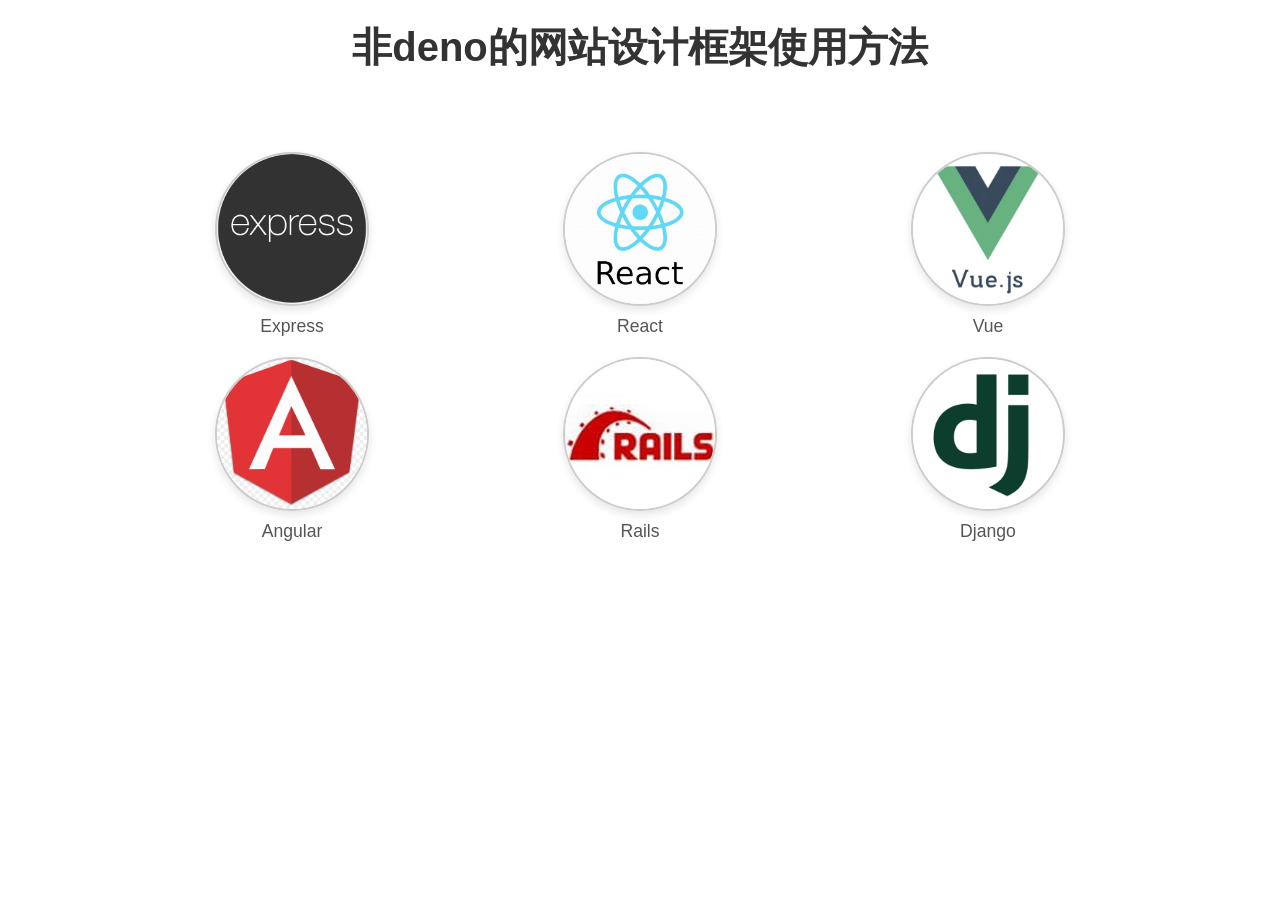
<file: midhw/index.html>
<!DOCTYPE html>
<html lang="en">
<head>
    <meta charset="UTF-8">
    <meta name="viewport" content="width=device-width, initial-scale=1.0">
    <title>非deno的网站设计框架使用方法</title>
    <style>
        body {
            font-family: Arial, sans-serif;
            margin: 0;
            padding: 0;
            display: flex;
            flex-direction: column;
            align-items: center;
        }
        h1 {
            text-align: center;
            margin-top: 20px;
            font-size: 2.5em;
            color: #333;
        }
        .grid-container {
            display: grid;
            grid-template-columns: repeat(3, 1fr);
            gap: 20px;
            width: 80%;
            margin-top: 50px;
        }
        .circle {
            width: 150px;
            height: 150px;
            border-radius: 50%;
            overflow: hidden;
            display: flex;
            justify-content: center;
            align-items: center;
            border: 2px solid #ccc;
            background-color: #f9f9f9;
            box-shadow: 0 4px 8px rgba(0, 0, 0, 0.1);
            transition: all 0.3s ease; /* 添加平滑过渡效果 */
            cursor: pointer; /* 鼠标变为点击手势 */
        }

        .circle img {
            width: 100%;
            height: 100%;
            object-fit: cover;
        }

        .circle:hover {
            box-shadow: 0 8px 16px rgba(0, 0, 0, 0.2); /* 加深阴影 */
            transform: translateY(-5px); /* 向上浮动 */
        }

        .circle:active {
            box-shadow: 0 4px 8px rgba(0, 0, 0, 0.1); /* 恢复较浅的阴影 */
            transform: translateY(2px); /* 向下压 */
        }

        .caption {
            text-align: center;
            margin-top: 10px;
            font-size: 1.1em;
            color: #555;
        }
        .item {
            display: flex;
            flex-direction: column;
            align-items: center;
        }
        a {
            text-decoration: none;
            color: inherit;
        }
    </style>
</head>
<body>
    <h1>非deno的网站设计框架使用方法</h1>
    <div class="grid-container">
        <div class="item">
            <a href="express.html">
                <div class="circle">
                    <img src="images/express.png" alt="Express">
                </div>
                <div class="caption">Express</div>
            </a>
        </div>
        <div class="item">
            <a href="react.html">
                <div class="circle">
                    <img src="images/react.jpg" alt="React">
                </div>
                <div class="caption">React</div>
            </a>
        </div>
        <div class="item">
            <a href="vue.html">
                <div class="circle">
                    <img src="images/vue.jpg" alt="Vue">
                </div>
                <div class="caption">Vue</div>
            </a>
        </div>
        <div class="item">
            <a href="angular.html">
                <div class="circle">
                    <img src="images/angular.jpg" alt="Angular">
                </div>
                <div class="caption">Angular</div>
            </a>
        </div>
        <div class="item">
            <a href="rails.html">
                <div class="circle">
                    <img src="images/rails.jpg" alt="Rails">
                </div>
                <div class="caption">Rails</div>
            </a>
        </div>
        <div class="item">
            <a href="django.html">
                <div class="circle">
                    <img src="images/django.png" alt="Django">
                </div>
                <div class="caption">Django</div>
            </a>
        </div>
    </div>
</body>
</html>
</file>
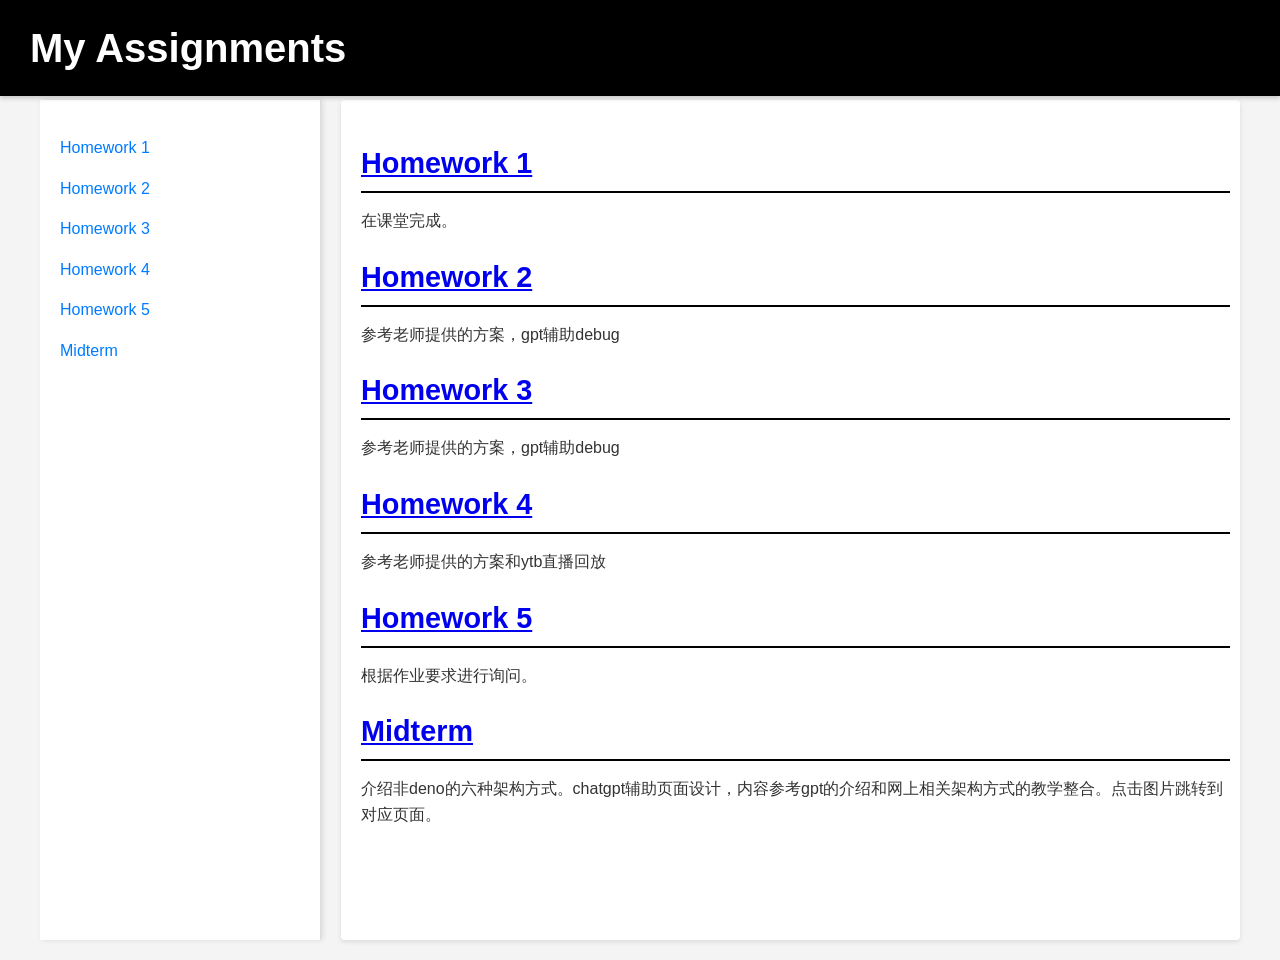
<file: final.html>
<!DOCTYPE html>
<html lang="en">
<head>
    <meta charset="UTF-8">
    <meta name="viewport" content="width=device-width, initial-scale=1.0">
    <title>Final Assignment</title>
    <link rel="stylesheet" href="midhw/style.css">
</head>
<body>
    <!-- 顶部导航栏 -->
    <header class="header">
        <h1>My Assignments</h1>
    </header>

    <!-- 页面主容器 -->
    <div class="container">
        <!-- 左侧目录 -->
        <aside class="sidebar">
            <ul>
                <li><a href="#hw1">Homework 1</a></li>
                <li><a href="#hw2">Homework 2</a></li>
                <li><a href="#hw3">Homework 3</a></li>
                <li><a href="#hw4">Homework 4</a></li>
                <li><a href="#hw5">Homework 5</a></li>
                <li><a href="#midterm">Midterm</a></li>
            </ul>
        </aside>

        <!-- 右侧内容 -->
        <div class="content">
            <section id="hw1">
                <h2><a href="https://github.com/chen02648/_ws/blob/master/oakMe.js">Homework 1</a></h2>
                <p>在课堂完成。 </p>
            </section>

            <section id="hw2">
                <h2><a href="https://github.com/chen02648/_ws/tree/master/hw2">Homework 2</a></h2>
                <p>参考老师提供的方案，gpt辅助debug</p>
            </section>

            <section id="hw3">
                <h2><a href="https://github.com/chen02648/_ws/tree/master/hw3">Homework 3</a></h2>
                <p>参考老师提供的方案，gpt辅助debug</p>
            </section>

            <section id="hw4">
                <h2><a href="https://github.com/chen02648/_ws/tree/master/hw4">Homework 4</a></h2>
                <p>参考老师提供的方案和ytb直播回放</p>
            </section>

            <section id="hw5">
                <h2><a href="https://chatgpt.com/share/676c3580-c214-8004-a9af-6da3cc37739a">Homework 5</a></h2>
                <p>根据作业要求进行询问。 </p>
            </section>

            <section id="midterm">
                <h2><a href="https://chen02648.github.io/_ws/midhw/index.html">Midterm</a></h2>
                <p>介绍非deno的六种架构方式。chatgpt辅助页面设计，内容参考gpt的介绍和网上相关架构方式的教学整合。点击图片跳转到对应页面。</p>
            </section>
        </div>
    </div>
</body>
</html>
</file>
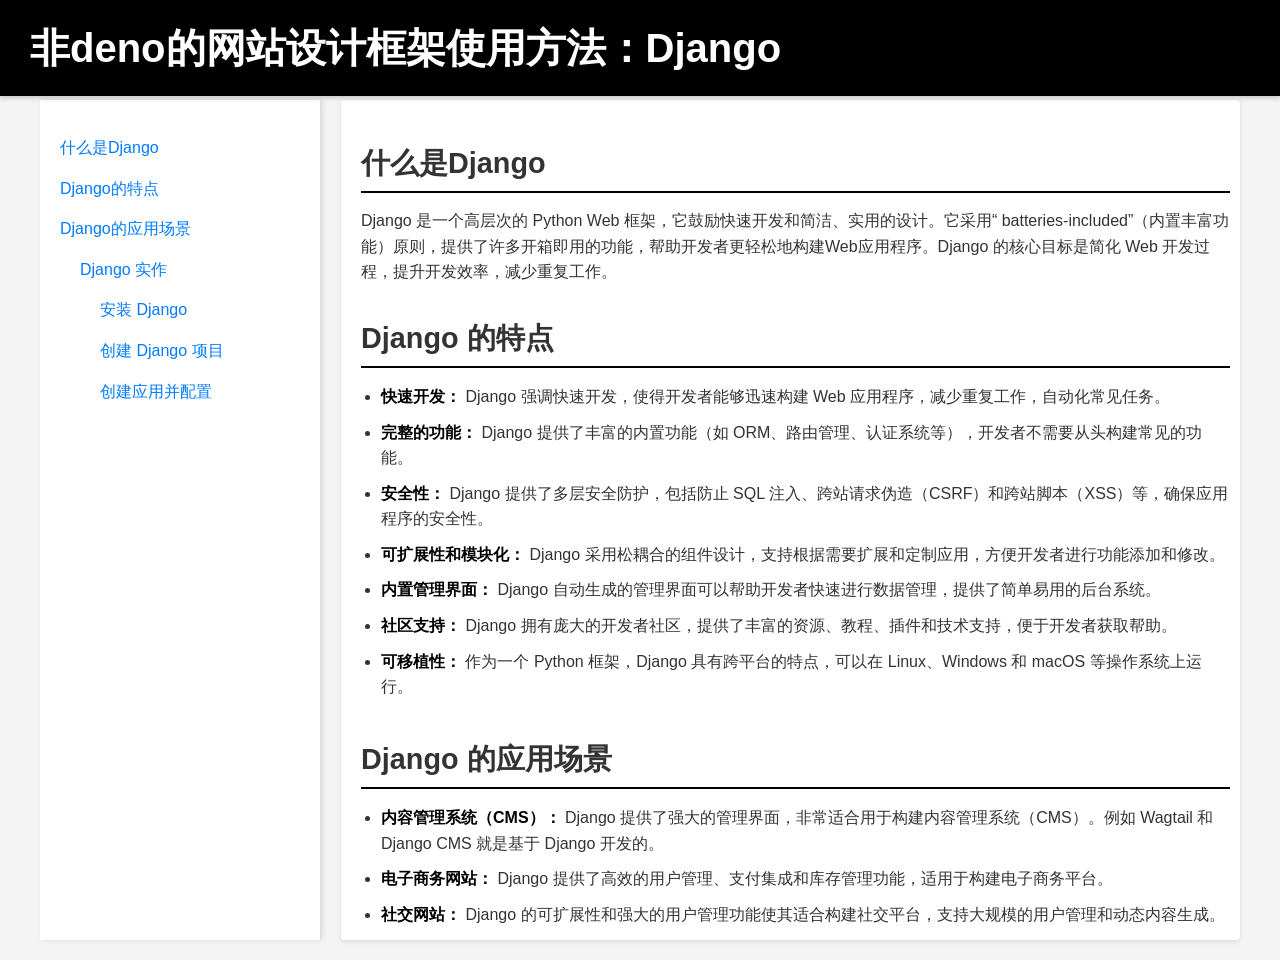
<file: midhw/django.html>
<!DOCTYPE html>
<html lang="en">
<head>
    <meta charset="UTF-8">
    <meta name="viewport" content="width=device-width, initial-scale=1.0">
    <title>Django</title>
    <link rel="stylesheet" href="style.css">
</head>
<body>
    <!-- 顶部导航栏 -->
    <div class="header">
        <h1>非deno的网站设计框架使用方法：Django</h1>
    </div>

    <!-- 主内容容器 -->
    <div class="container">
        <!-- 左侧目录 -->
        <aside class="sidebar">
            <ul>
                <li><a href="#section1">什么是Django</a></li>
                <li><a href="#section2">Django的特点</a></li>
                <li><a href="#section3">Django的应用场景</a></li>
                <ul>
                    <li>
                        <a href="#section4">Django 实作</a>
                        <ul>
                            <li><a href="#section4_1">安装 Django</a></li>
                            <li><a href="#section4_2">创建 Django 项目</a></li>
                            <li><a href="#section4_3">创建应用并配置</a></li>
                        </ul>
                    </li>
                </ul>
                
            </ul>
        </aside>

        <!-- 右侧主要内容 -->
        <main class="content">
            <section id="section1" class="section">
                <h2>什么是Django</h2>
                <p>Django 是一个高层次的 Python Web 框架，它鼓励快速开发和简洁、实用的设计。它采用“ batteries-included”（内置丰富功能）原则，提供了许多开箱即用的功能，帮助开发者更轻松地构建Web应用程序。Django 的核心目标是简化 Web 开发过程，提升开发效率，减少重复工作。</p>
            </section>

            <section id="section2" class="section">
                <h2>Django 的特点</h2>
<ul>
    <li>
        <strong>快速开发：</strong> Django 强调快速开发，使得开发者能够迅速构建 Web 应用程序，减少重复工作，自动化常见任务。
    </li>
    <li>
        <strong>完整的功能：</strong> Django 提供了丰富的内置功能（如 ORM、路由管理、认证系统等），开发者不需要从头构建常见的功能。
    </li>
    <li>
        <strong>安全性：</strong> Django 提供了多层安全防护，包括防止 SQL 注入、跨站请求伪造（CSRF）和跨站脚本（XSS）等，确保应用程序的安全性。
    </li>
    <li>
        <strong>可扩展性和模块化：</strong> Django 采用松耦合的组件设计，支持根据需要扩展和定制应用，方便开发者进行功能添加和修改。
    </li>
    <li>
        <strong>内置管理界面：</strong> Django 自动生成的管理界面可以帮助开发者快速进行数据管理，提供了简单易用的后台系统。
    </li>
    <li>
        <strong>社区支持：</strong> Django 拥有庞大的开发者社区，提供了丰富的资源、教程、插件和技术支持，便于开发者获取帮助。
    </li>
    <li>
        <strong>可移植性：</strong> 作为一个 Python 框架，Django 具有跨平台的特点，可以在 Linux、Windows 和 macOS 等操作系统上运行。
    </li>
</ul>
            </section>

            <section id="section3" class="section">
                <h2>Django 的应用场景</h2>
<ul>
    <li>
        <strong>内容管理系统（CMS）：</strong> Django 提供了强大的管理界面，非常适合用于构建内容管理系统（CMS）。例如 Wagtail 和 Django CMS 就是基于 Django 开发的。
    </li>
    <li>
        <strong>电子商务网站：</strong> Django 提供了高效的用户管理、支付集成和库存管理功能，适用于构建电子商务平台。
    </li>
    <li>
        <strong>社交网站：</strong> Django 的可扩展性和强大的用户管理功能使其适合构建社交平台，支持大规模的用户管理和动态内容生成。
    </li>
    <li>
        <strong>API 开发：</strong> Django 结合 Django REST Framework 非常适合用于开发 RESTful API，适合前后端分离的架构。
    </li>
    <li>
        <strong>企业级应用：</strong> Django 提供高可扩展性和强大的功能，非常适合用于开发大型、复杂的企业级应用。
    </li>
    <li>
        <strong>新闻网站或博客平台：</strong> Django 是构建新闻网站和博客平台的理想框架，特别适合处理大量内容和用户互动。
    </li>
</ul>
            </section>

            <section id="section4" class="section">
                <h2>Django 实作</h2>
                <p>下面是一个 Django 实作的简单案例，分步介绍 Django 的安装、使用、配置和操作。</p>
            
                <section id="section4_1">
                    <h3>1. 安装 Django</h3>
                    <p>在开始使用 Django 之前，首先需要安装 Python 和 Django。</p>
            
                    <h4>1.1 安装 Python</h4>
                    <p>Django 是一个 Python 框架，所以首先需要安装 Python。你可以访问 <a href="https://www.python.org/downloads/" target="_blank">Python 官网</a> 下载并安装 Python。</p>
                    <p>安装完成后，可以通过以下命令检查 Python 是否已安装：</p>
                    <pre><code>
            python --version
                    </code></pre>
            
                    <h4>1.2 安装 Django</h4>
                    <p>使用 pip（Python 包管理工具）安装 Django。打开终端或命令提示符，输入以下命令：</p>
                    <pre><code>
            pip install django
                    </code></pre>
            
                    <h4>1.3 验证安装</h4>
                    <p>安装完成后，运行以下命令验证 Django 是否正确安装：</p>
                    <pre><code>
            django-admin --version
                    </code></pre>
                    <p>如果看到 Django 的版本号，表示安装成功。</p>
                </section>
            
                <section id="section4_2" class="section">
                    <h3>2. 创建 Django 项目</h3>
                    <p>安装完成后，我们可以创建一个新的 Django 项目。</p>
                    <h4>2.1 创建新项目</h4>
                    <p>运行以下命令来创建一个新的 Django 项目：</p>
                    <pre><code>
            django-admin startproject myproject
                    </code></pre>
                    <p>这会在当前目录下创建一个名为 myproject 的文件夹，其中包含项目的基础目录结构。</p>
            
                    <h4>2.2 进入项目目录</h4>
                    <p>使用以下命令进入项目目录：</p>
                    <pre><code>
            cd myproject
                    </code></pre>
            
                    <h4>2.3 运行开发服务器</h4>
                    <p>进入项目目录后，可以启动 Django 的开发服务器，运行以下命令：</p>
                    <pre><code>
            python manage.py runserver
                    </code></pre>
                    <p>开发服务器启动后，可以通过浏览器访问 <a href="http://127.0.0.1:8000" target="_blank">http://127.0.0.1:8000</a> 来查看 Django 的欢迎页面。</p>
                </section>
            
                <section id="section4_3" class="section">
                    <h3>3. 创建应用并配置</h3>
                    <p>在 Django 中，项目是由多个应用（app）组成的。每个应用负责一个功能模块。</p>
            
                    <h4>3.1 创建一个应用</h4>
                    <p>使用以下命令在项目中创建一个新的应用：</p>
                    <pre><code>
            python manage.py startapp myapp
                    </code></pre>
                    <p>这将在项目目录下创建一个名为 myapp 的文件夹，包含应用的基本结构。</p>
            
                    <h4>3.2 注册应用</h4>
                    <p>在 Django 项目的 settings.py 文件中，注册新的应用。在 INSTALLED_APPS 部分，添加 'myapp'：</p>
                    <pre><code>
            INSTALLED_APPS = [
                ...
                'myapp',
            ]
                    </code></pre>
            
                    <h4>3.3 创建视图</h4>
                    <p>在 myapp 目录下的 views.py 文件中，创建一个视图：</p>
                    <pre><code>
            from django.http import HttpResponse
            
            def index(request):
                return HttpResponse("Hello, Django!")
                    </code></pre>
            
                    <h4>3.4 配置 URL</h4>
                    <p>在 myapp 目录下创建 urls.py 文件，并配置 URL 路由：</p>
                    <pre><code>
            from django.urls import path
            from . import views
            
            urlpatterns = [
                path('', views.index, name='index'),
            ]
                    </code></pre>
                    <p>然后，在 myproject 目录下的 urls.py 文件中包含 myapp 的 urls.py：</p>
                    <pre><code>
            from django.contrib import admin
            from django.urls import path, include
            
            urlpatterns = [
                path('admin/', admin.site.urls),
                path('', include('myapp.urls')),
            ]
                    </code></pre>
            
                    <h4>3.5 访问应用</h4>
                    <p>完成上述配置后，重新启动开发服务器，通过访问 <a href="http://127.0.0.1:8000" target="_blank">http://127.0.0.1:8000</a>，你应该能看到显示 "Hello, Django!" 的页面。</p>
                </section>
            </section>
            
        </main>
    </div>
</body>
</html>
</file>
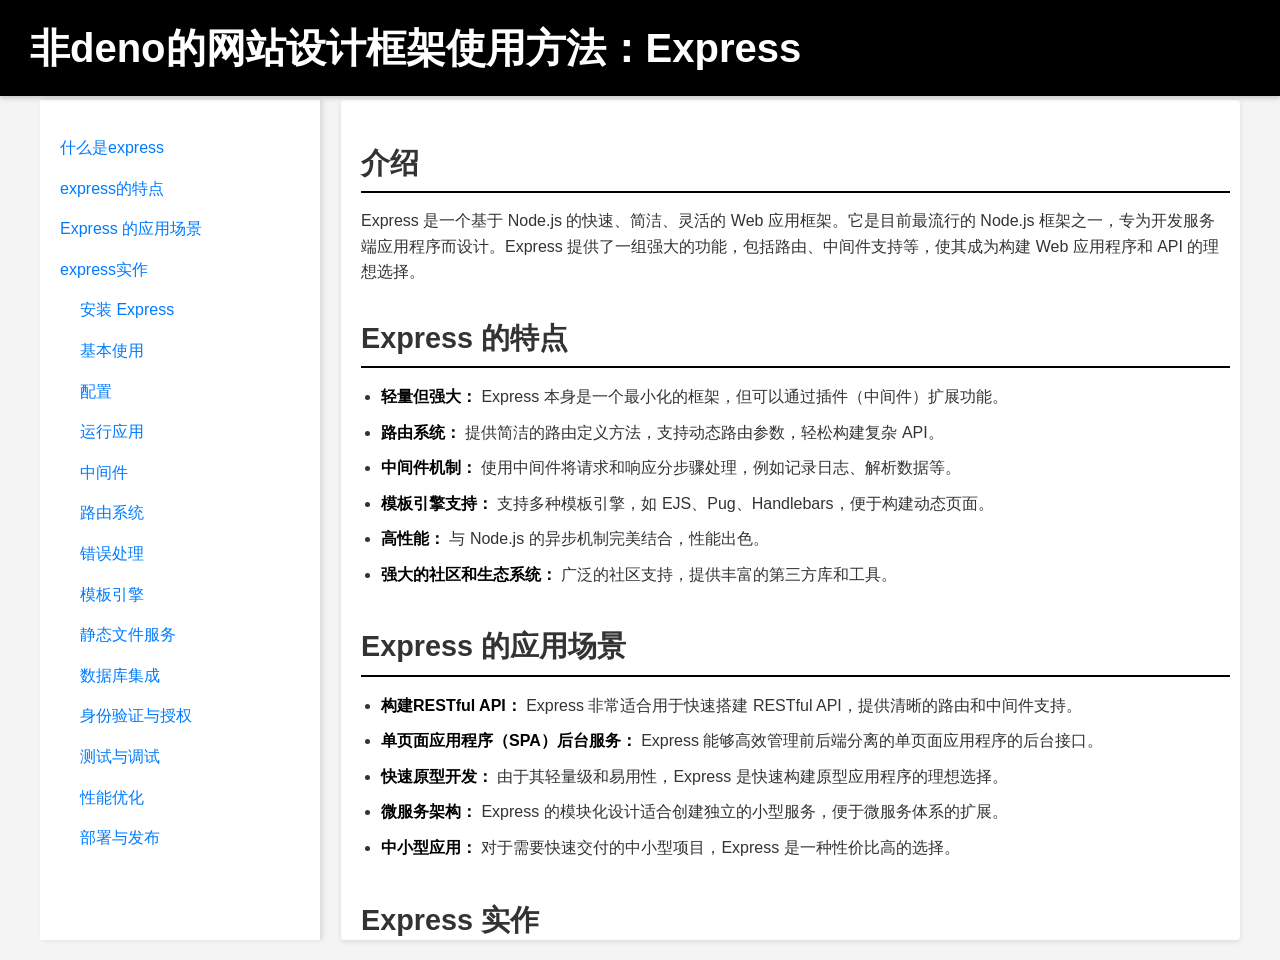
<file: midhw/express.html>
<!DOCTYPE html>
<html lang="en">
<head>
    <meta charset="UTF-8">
    <meta name="viewport" content="width=device-width, initial-scale=1.0">
    <title>Express</title>
    
    <!-- 你的页面样式 -->
    <link rel="stylesheet" href="style.css">
</head>

<body>
    <!-- 顶部导航栏 -->
    <div class="header">
        <h1>非deno的网站设计框架使用方法：Express</h1>
    </div>

    <!-- 主内容容器 -->
    <div class="container">
        <!-- 左侧目录 -->
        <aside class="sidebar">
            <ul>
                <li><a href="#section1">什么是express</a></li>
                <li><a href="#section2">express的特点</a></li>
                <li><a href="#section3">Express 的应用场景</a></li>
                <li>
                    <a href="#section4">express实作</a>
                    <ul>
                        <li><a href="#section4_1">安装 Express</a></li>
                        <li><a href="#section4_2">基本使用</a></li>
                        <li><a href="#section4_3">配置</a></li>
                        <li><a href="#section4_4">运行应用</a></li>
                        <li><a href="#section4_5">中间件</a></li>
                        <li><a href="#section4_6">路由系统</a></li>
                        <li><a href="#section4_7">错误处理</a></li>
                        <li><a href="#section4_8">模板引擎</a></li>
                        <li><a href="#section4_9">静态文件服务</a></li>
                        <li><a href="#section4_10">数据库集成</a></li>
                        <li><a href="#section4_11">身份验证与授权</a></li>
                        <li><a href="#section4_12">测试与调试</a></li>
                        <li><a href="#section4_13">性能优化</a></li>
                        <li><a href="#section4_14">部署与发布</a></li>
                    </ul>
                </li>
            </ul>
        </aside>
        
        

        <!-- 右侧主要内容 -->
        <main class="content">
            <section id="section1" class="section">
                <h2>介绍</h2>
                <p>Express 是一个基于 Node.js 的快速、简洁、灵活的 Web 应用框架。它是目前最流行的 Node.js 框架之一，专为开发服务端应用程序而设计。Express 提供了一组强大的功能，包括路由、中间件支持等，使其成为构建 Web 应用程序和 API 的理想选择。</p>
            </section>

            <section id="section2" class="section">
                <h2>Express 的特点</h2>
                <ul>
                    <li>
                        <strong>轻量但强大：</strong> Express 本身是一个最小化的框架，但可以通过插件（中间件）扩展功能。
                    </li>
                    <li>
                        <strong>路由系统：</strong> 提供简洁的路由定义方法，支持动态路由参数，轻松构建复杂 API。
                    </li>
                    <li>
                        <strong>中间件机制：</strong> 使用中间件将请求和响应分步骤处理，例如记录日志、解析数据等。
                    </li>
                    <li>
                        <strong>模板引擎支持：</strong> 支持多种模板引擎，如 EJS、Pug、Handlebars，便于构建动态页面。
                    </li>
                    <li>
                        <strong>高性能：</strong> 与 Node.js 的异步机制完美结合，性能出色。
                    </li>
                    <li>
                        <strong>强大的社区和生态系统：</strong> 广泛的社区支持，提供丰富的第三方库和工具。
                    </li>
                </ul>
            </section>

            <section id="section3" class="section">
                <h2>Express 的应用场景</h2>
                <ul>
                    <li>
                        <strong>构建RESTful API：</strong> Express 非常适合用于快速搭建 RESTful API，提供清晰的路由和中间件支持。
                    </li>
                    <li>
                        <strong>单页面应用程序（SPA）后台服务：</strong> Express 能够高效管理前后端分离的单页面应用程序的后台接口。
                    </li>
                    <li>
                        <strong>快速原型开发：</strong> 由于其轻量级和易用性，Express 是快速构建原型应用程序的理想选择。
                    </li>
                    <li>
                        <strong>微服务架构：</strong> Express 的模块化设计适合创建独立的小型服务，便于微服务体系的扩展。
                    </li>
                    <li>
                        <strong>中小型应用：</strong> 对于需要快速交付的中小型项目，Express 是一种性价比高的选择。
                    </li>
                </ul>
            </section>

            <section id="section4" class="section">
                <h2>Express 实作</h2>
                <p>以下是 Express 的一个完整简单案例，包括安装、使用、配置、操作的步骤。</p>
            
                <section id="section4_1">
                    <h3>1. 安装 Express</h3>
                    <p>在你的系统上安装 Express：</p>
                    <pre><code>
    # 使用 npm 安装 Express
    npm install express --save
                    </code></pre>
                </section>
            
            
                <section id="section4_2">
                <h3>2. 基本使用</h3>
                <p>创建一个简单的 Express 应用：</p>
                <pre><code>
    const express = require('express');
    const app = express();
            
    app.get('/', (req, res) => {
        res.send('Hello, Express!');
    });
            
    app.listen(3000, () => {
        console.log('Server is running on http://localhost:3000');
    });
                </code></pre>
            </section>
            
            <section id="section4_3">
                <h3>3. 配置</h3>
                <p>通过中间件添加配置：</p>
                <pre><code>
    const express = require('express');
    const app = express();
            
    app.use(express.json());
            
    app.post('/data', (req, res) => {
        console.log(req.body);
        res.send('Data received');
    });
            
    app.listen(3000, () => {
        console.log('Server is running on http://localhost:3000');
    });
                </code></pre>
            </section>
            
            <section id="section4_4">
                <h3>4. 运行应用</h3>
                <p>运行你的 Express 应用：</p>
                <pre><code>
    # 启动应用
    node app.js
                </code></pre>
            </section>

            <section id="section4_5">
            
                <h3>5. 中间件</h3>
                <p>中间件是 Express 中的核心部分，用于处理请求和响应。你可以使用现有的中间件，或者编写自定义的中间件。以下是使用中间件的示例：</p>
                <pre><code>
    app.use(express.json()); // 使用内置的 JSON 解析中间件
            
    // 自定义中间件
    app.use((req, res, next) => {
        console.log(`${req.method} ${req.url}`);
        next();
    });
                </code></pre>
            </section>
            
                <section id="section4_6">
                <h3>6. 路由系统</h3>
                <p>Express 提供了强大的路由系统，支持 RESTful 风格的路由：</p>
                <pre><code>
    const express = require('express');
    const app = express();
    const router = express.Router();
            
    router.get('/', (req, res) => {
        res.send('Welcome to the Express API!');
    });
            
    app.use('/api', router); // 使用路由
            
    app.listen(3000, () => {
        console.log('Server is running on http://localhost:3000');
    });
                </code></pre>
            </section>

                <section id="section4_7">
                <h3>7. 错误处理</h3>
                <p>Express 提供了错误处理中间件，你可以自定义处理错误：</p>
                <pre><code>
    app.use((req, res, next) => {
        res.status(404).send('Not Found');
    });
            
    app.use((err, req, res, next) => {
        console.error(err.stack);
        res.status(500).send('Something went wrong!');
    });
                </code></pre>
            </section>
            

                <section id="section4_8">
                <h3>8. 模板引擎</h3>
                <p>Express 支持多种模板引擎，可以方便地生成动态 HTML 页面：</p>
                <pre><code>
    app.set('view engine', 'ejs');
            
    app.get('/', (req, res) => {
        res.render('index', { title: 'Express App' });
    });
                </code></pre>
            </section>
            

                <section id="section4_9">
                <h3>9. 静态文件服务</h3>
                <p>Express 可以提供静态文件服务，支持图片、CSS、JavaScript 等文件：</p>
                <pre><code>
    app.use(express.static('public')); // 提供 public 目录下的静态文件
                </code></pre>
            </section>
            

                <section id="section4_10">
                <h3>10. 数据库集成</h3>
                <p>你可以将 Express 与 MongoDB、MySQL 等数据库结合，实现 CRUD 操作：</p>
                <pre><code>
    const mongoose = require('mongoose');
    mongoose.connect('mongodb://localhost/mydb');
            
    const User = mongoose.model('User', { name: String, age: Number });
            
    app.get('/users', async (req, res) => {
        const users = await User.find();
        res.json(users);
    });
                </code></pre>
            </section>
            

                <section id="section4_11">
                <h3>11. 身份验证与授权</h3>
                <p>你可以通过 JWT 或 Passport.js 实现用户认证和授权：</p>
                <pre><code>
    const jwt = require('jsonwebtoken');
            
    // 登录
    app.post('/login', (req, res) => {
        const token = jwt.sign({ userId: 1 }, 'secretkey');
        res.json({ token });
    });
            
    // 认证中间件
    const authenticate = (req, res, next) => {
        const token = req.headers['authorization'];
        if (!token) return res.status(403).send('Token is required');
              
        jwt.verify(token, 'secretkey', (err, decoded) => {
            if (err) return res.status(500).send('Failed to authenticate');
            req.user = decoded;
            next();
        });
    };
            
    app.get('/protected', authenticate, (req, res) => {
        res.send('Protected route');
    });
                </code></pre>
            </section>
            
                <section id="section4_12">
                <h3>12. 测试与调试</h3>
                <p>使用 Mocha 和 Chai 等工具进行单元测试。</p>
            </section>
            
                <section id="section4_13">
                <h3>13. 性能优化</h3>
                <p>使用压缩中间件和缓存控制提升应用性能。</p>
            </section>
            
                <section id="section4_14">
                <h3>14. 部署与发布</h3>
                <p>学习如何将 Express 应用部署到服务器，如 Heroku 或 Docker。</p>
            </section>
            </section>
            
        </main>
    </div>
    <script src="js/scroll-sync.js"></script>
</body>
</html>
</file>
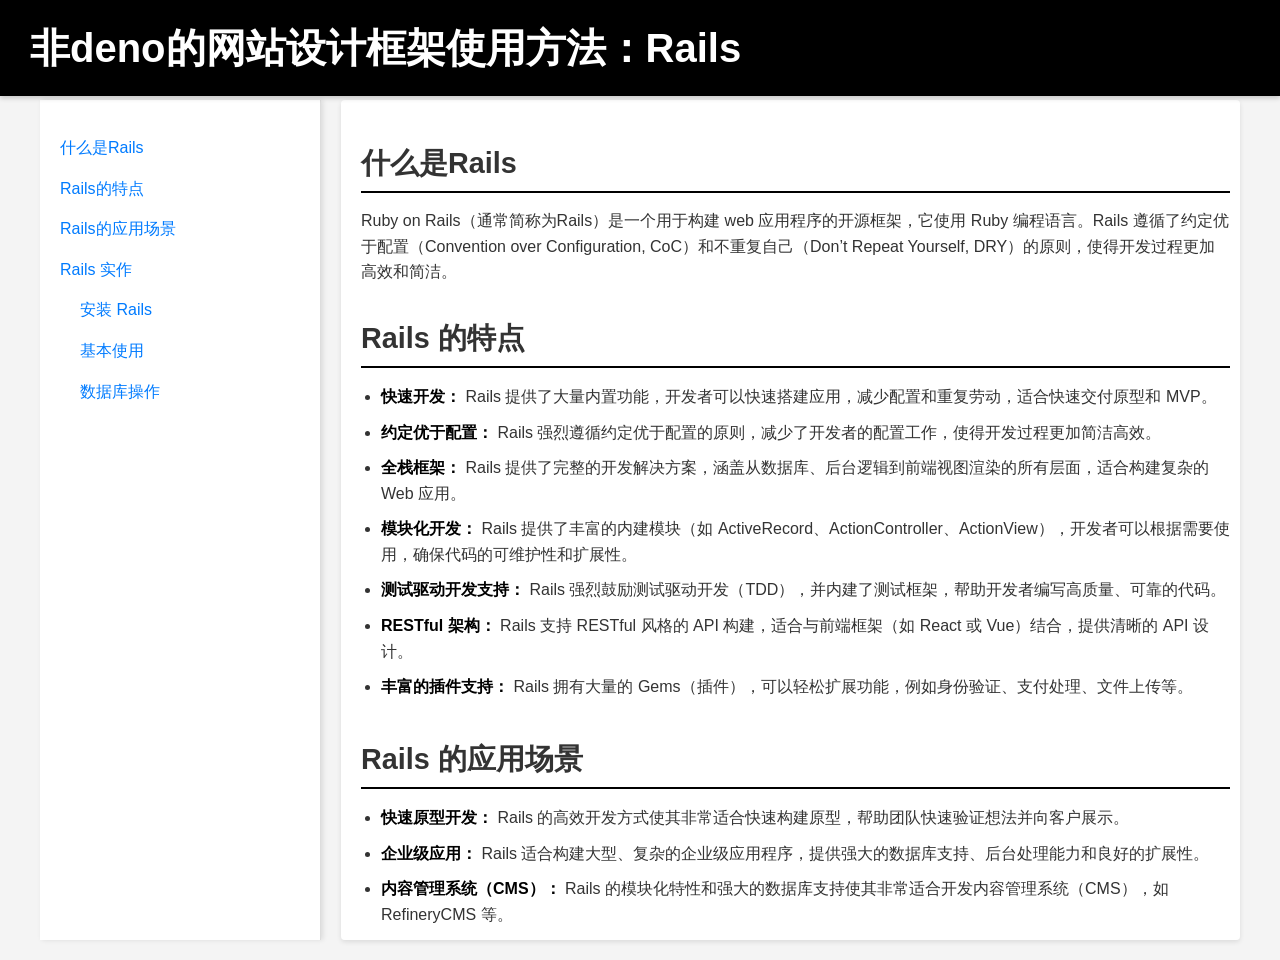
<file: midhw/rails.html>
<!DOCTYPE html>
<html lang="en">
<head>
    <meta charset="UTF-8">
    <meta name="viewport" content="width=device-width, initial-scale=1.0">
    <title>Rails</title>
    <link rel="stylesheet" href="style.css">
</head>
<body>
    <!-- 顶部导航栏 -->
    <div class="header">
        <h1>非deno的网站设计框架使用方法：Rails</h1>
    </div>

    <!-- 主内容容器 -->
    <div class="container">
        <!-- 左侧目录 -->
        <aside class="sidebar">
            <ul>
                <li><a href="#section1">什么是Rails</a></li>
                <li><a href="#section2">Rails的特点</a></li>
                <li><a href="#section3">Rails的应用场景</a></li>
                <li>
                    <a href="#section4">Rails 实作</a>
                    <ul>
                        <li><a href="#section4_1">安装 Rails</a></li>
                        <li><a href="#section4_2">基本使用</a></li>
                        <li><a href="#section4_3">数据库操作</a></li>
                    </ul>
                </li>
                

            </ul>
        </aside>

        <!-- 右侧主要内容 -->
        <main class="content">
            <section id="section1" class="section">
                <h2>什么是Rails</h2>
                <p>Ruby on Rails（通常简称为Rails）是一个用于构建 web 应用程序的开源框架，它使用 Ruby 编程语言。Rails 遵循了约定优于配置（Convention over Configuration, CoC）和不重复自己（Don’t Repeat Yourself, DRY）的原则，使得开发过程更加高效和简洁。</p>
            </section>

            <section id="section2" class="section">
                <h2>Rails 的特点</h2>
<ul>
    <li>
        <strong>快速开发：</strong> Rails 提供了大量内置功能，开发者可以快速搭建应用，减少配置和重复劳动，适合快速交付原型和 MVP。
    </li>
    <li>
        <strong>约定优于配置：</strong> Rails 强烈遵循约定优于配置的原则，减少了开发者的配置工作，使得开发过程更加简洁高效。
    </li>
    <li>
        <strong>全栈框架：</strong> Rails 提供了完整的开发解决方案，涵盖从数据库、后台逻辑到前端视图渲染的所有层面，适合构建复杂的 Web 应用。
    </li>
    <li>
        <strong>模块化开发：</strong> Rails 提供了丰富的内建模块（如 ActiveRecord、ActionController、ActionView），开发者可以根据需要使用，确保代码的可维护性和扩展性。
    </li>
    <li>
        <strong>测试驱动开发支持：</strong> Rails 强烈鼓励测试驱动开发（TDD），并内建了测试框架，帮助开发者编写高质量、可靠的代码。
    </li>
    <li>
        <strong>RESTful 架构：</strong> Rails 支持 RESTful 风格的 API 构建，适合与前端框架（如 React 或 Vue）结合，提供清晰的 API 设计。
    </li>
    <li>
        <strong>丰富的插件支持：</strong> Rails 拥有大量的 Gems（插件），可以轻松扩展功能，例如身份验证、支付处理、文件上传等。
    </li>
</ul>
            </section>

            <section id="section3" class="section">
                <h2>Rails 的应用场景</h2>
<ul>
    <li>
        <strong>快速原型开发：</strong> Rails 的高效开发方式使其非常适合快速构建原型，帮助团队快速验证想法并向客户展示。
    </li>
    <li>
        <strong>企业级应用：</strong> Rails 适合构建大型、复杂的企业级应用程序，提供强大的数据库支持、后台处理能力和良好的扩展性。
    </li>
    <li>
        <strong>内容管理系统（CMS）：</strong> Rails 的模块化特性和强大的数据库支持使其非常适合开发内容管理系统（CMS），如 RefineryCMS 等。
    </li>
    <li>
        <strong>电子商务网站：</strong> Rails 可以通过框架（如 Spree 和 Solidus）快速构建电子商务平台，提供购物车、订单管理、支付处理等功能。
    </li>
    <li>
        <strong>社交平台：</strong> Rails 是开发社交平台的热门选择，它支持复杂的用户交互、权限管理和实时通信。
    </li>
    <li>
        <strong>API 后端：</strong> Rails 可用于构建 RESTful API 服务，特别适合与前端 JavaScript 框架（如 React、Vue、Angular）配合使用。
    </li>
</ul>
            </section>

            <section id="section4" class="section">
                <h2>Rails 实作</h2>
                <p>下面是一个 Rails 实作的简单案例，分步介绍 Rails 的安装、使用、配置和操作。</p>
            
                <section id="section4_1">
                    <h3>1. 安装 Rails</h3>
                    <p>在开始使用 Rails 之前，确保你已安装了 Ruby 和 RubyGems。可以通过以下步骤来安装和设置 Rails。</p>
                    
                    <h4>1.1 安装 Ruby 和 RubyGems</h4>
                    <p>首先，确保你已安装 Ruby。你可以通过终端运行以下命令检查 Ruby 是否已安装：</p>
                    <pre><code>
&lt;span class="code-highlight"&gt;ruby -v&lt;/span&gt;
                    </code></pre>
                    <p>如果没有安装 Ruby，你可以访问 <a href="https://www.ruby-lang.org/en/documentation/installation/">Ruby 官方安装文档</a>，并按照平台指南安装 Ruby。</p>
                    
                    <h4>1.2 安装 Rails</h4>
                    <p>安装 Ruby 后，你可以通过 RubyGems 安装 Rails。在终端中运行以下命令：</p>
                    <pre><code>
&lt;span class="code-highlight"&gt;gem install rails&lt;/span&gt;
                    </code></pre>
                    <p>安装完成后，你可以通过以下命令检查 Rails 是否安装成功：</p>
                    <pre><code>
&lt;span class="code-highlight"&gt;rails -v&lt;/span&gt;
                    </code></pre>
            
                    <h4>1.3 创建新项目</h4>
                    <p>安装完成后，你可以创建一个新的 Rails 项目。使用以下命令来创建一个新的 Rails 应用：</p>
                    <pre><code>
&lt;span class="code-highlight"&gt;rails new myapp&lt;/span&gt;
                    </code></pre>
                    <p>这将创建一个名为 `myapp` 的新的 Rails 应用，并包含所有基本文件和目录结构。</p>
            
                    <h4>1.4 进入项目目录</h4>
                    <p>进入项目目录：</p>
                    <pre><code>
&lt;span class="code-highlight"&gt;cd myapp&lt;/span&gt;
                    </code></pre>
            
                    <h4>1.5 启动 Rails 开发服务器</h4>
                    <p>在项目目录中，你可以使用以下命令启动 Rails 开发服务器：</p>
                    <pre><code>
&lt;span class="code-highlight"&gt;rails server&lt;/span&gt;
                    </code></pre>
                    <p>该命令将启动一个开发服务器，默认地址是 http://localhost:3000。你可以在浏览器中访问该地址来查看 Rails 默认页面。</p>
                </section>
            
                <section id="section4_2">
                    <h3>2. 基本使用</h3>
                    <p>创建一个新的 Rails 应用后，Rails 会自动生成一些默认文件和目录，帮助你开始开发应用。</p>
            
                    <h4>2.1 创建一个控制器</h4>
                    <p>在 Rails 中，控制器负责处理请求并返回响应。使用以下命令来创建一个新的控制器：</p>
                    <pre><code>
&lt;span class="code-highlight"&gt;rails generate controller Home index&lt;/span&gt;
                    </code></pre>
                    <p>这将创建一个名为 `Home` 的控制器，并生成一个 `index` 动作（方法）。控制器的代码文件位于 `app/controllers/home_controller.rb`。</p>
            
                    <h4>2.2 设置路由</h4>
                    <p>在 `config/routes.rb` 文件中设置路由。默认情况下，Rails 会自动设置根路由指向 `home#index`，你可以编辑该文件来修改路由：</p>
                    <pre><code>
&lt;span class="code-highlight"&gt;Rails.application.routes.draw do
    root 'home#index'
end&lt;/span&gt;
                    </code></pre>
            
                    <h4>2.3 创建视图</h4>
                    <p>在 `app/views/home/index.html.erb` 文件中创建视图代码：</p>
                    <pre><code>
&lt;span class="code-highlight"&gt;
    &lt;h1&gt;Welcome to Rails!&lt;/h1&gt;
&lt;/span&gt;
                        </code></pre>
                        
                    <p>这将定义在访问 `/` 时显示的内容。</p>
            
                    <h4>2.4 启动应用</h4>
                    <p>完成以上步骤后，再次运行开发服务器：</p>
                    <pre><code>
&lt;span class="code-highlight"&gt;rails server&lt;/span&gt;
                    </code></pre>
                    <p>访问 http://localhost:3000，浏览器中应显示 "Welcome to Rails!"。</p>
                </section>
            
                <section id="section4_3">
                    <h3>3. 数据库操作</h3>
                    <p>Rails 默认使用 SQLite3 作为开发环境的数据库，你可以使用 Rails 提供的 ActiveRecord 来操作数据库。</p>
            
                    <h4>3.1 创建数据库迁移</h4>
                    <p>使用以下命令生成一个迁移文件，添加一个 `posts` 表：</p>
                    <pre><code>
&lt;span class="code-highlight"&gt;rails generate model Post title:string body:text&lt;/span&gt;
                    </code></pre>
                    <p>这将生成一个迁移文件和模型文件。迁移文件位于 `db/migrate/` 目录下。</p>
            
                    <h4>3.2 执行迁移</h4>
                    <p>执行迁移来创建数据库表：</p>
                    <pre><code>
&lt;span class="code-highlight"&gt;rails db:migrate&lt;/span&gt;
                    </code></pre>
            
                    <h4>3.3 使用 Rails 控制台</h4>
                    <p>你可以使用 Rails 控制台与数据库交互。在终端中运行以下命令：</p>
                    <pre><code>
&lt;span class="code-highlight"&gt;rails console&lt;/span&gt;
                    </code></pre>
                    <p>在控制台中，你可以创建和查询数据库记录：</p>
                    <pre><code>
&lt;span class="code-highlight"&gt;Post.create(title: 'Hello Rails', body: 'This is a post.')
Post.all&lt;/span&gt;
                    </code></pre>
            
                    <h4>3.4 显示数据</h4>
                    <p>在 `app/views/home/index.html.erb` 文件中显示数据：</p>
                    <pre><code>
&lt;span class="code-highlight"&gt;
    &lt;h1&gt;Posts&lt;/h1&gt;
    &lt;ul&gt;
    &lt;% Post.all.each do |post| %&gt;
        &lt;li&gt;&lt;%= post.title %&gt;: &lt;%= post.body %&gt;&lt;/li&gt;
    &lt;% end %&gt;
    &lt;/ul&gt;
&lt;/span&gt;
                        </code></pre>
                        
                </section>
            </section>
            
        </main>
    </div>
</body>
</html>
</file>
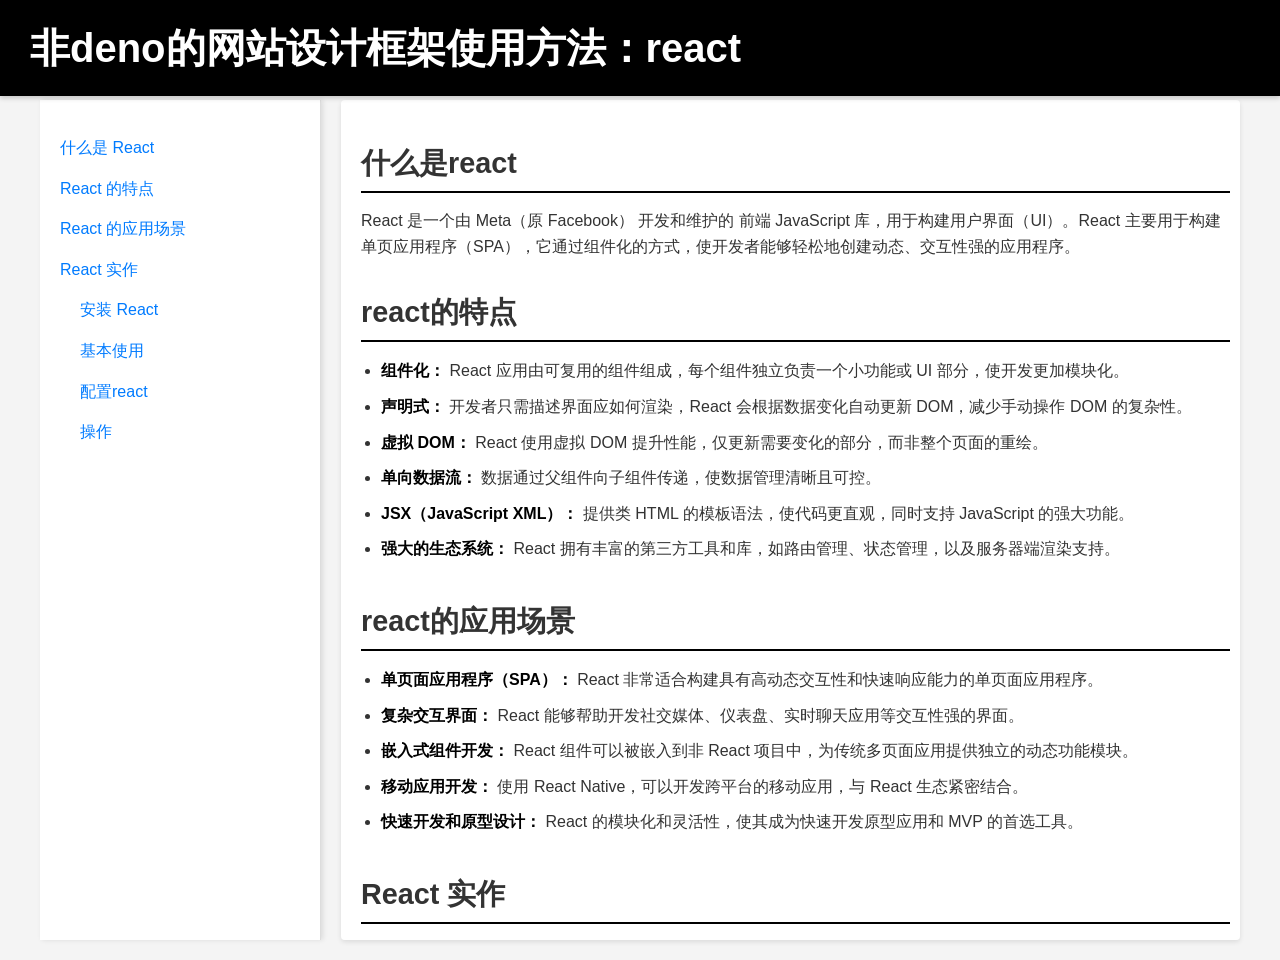
<file: midhw/react.html>
<!DOCTYPE html>
<html lang="en">
<head>
    <meta charset="UTF-8">
    <meta name="viewport" content="width=device-width, initial-scale=1.0">
    <title>react</title>
    <link rel="stylesheet" href="style.css">
</head>
<body>
    <!-- 顶部导航栏 -->
    <div class="header">
        <h1>非deno的网站设计框架使用方法：react</h1>
    </div>

    <!-- 主内容容器 -->
    <div class="container">
        <!-- 左侧目录 -->
        <aside class="sidebar">
        <ul>
            <li><a href="#section1">什么是 React</a></li>
            <li><a href="#section2">React 的特点</a></li>
            <li><a href="#section3">React 的应用场景</a></li>
            <li>
                <a href="#section4">React 实作</a>
                <ul>
                    <li><a href="#section4_1">安装 React</a></li>
                    <li><a href="#section4_2">基本使用</a></li>
                    <li><a href="#section4_3">配置react</a></li>
                    <li><a href="#section4_4">操作</a></li>
                </ul>
            </li>
        </ul>
        </aside>
        

        <!-- 右侧主要内容 -->
        <main class="content">
            <section id="section1" class="section">
                <h2>什么是react</h2>
                <p>React 是一个由 Meta（原 Facebook） 开发和维护的 前端 JavaScript 库，用于构建用户界面（UI）。React 主要用于构建单页应用程序（SPA），它通过组件化的方式，使开发者能够轻松地创建动态、交互性强的应用程序。</p>
            </section>

            <section id="section2" class="section">
                <h2>react的特点</h2>
                <ul>
                    <li>
                        <strong>组件化：</strong> React 应用由可复用的组件组成，每个组件独立负责一个小功能或 UI 部分，使开发更加模块化。
                    </li>
                    <li>
                        <strong>声明式：</strong> 开发者只需描述界面应如何渲染，React 会根据数据变化自动更新 DOM，减少手动操作 DOM 的复杂性。
                    </li>
                    <li>
                        <strong>虚拟 DOM：</strong> React 使用虚拟 DOM 提升性能，仅更新需要变化的部分，而非整个页面的重绘。
                    </li>
                    <li>
                        <strong>单向数据流：</strong> 数据通过父组件向子组件传递，使数据管理清晰且可控。
                    </li>
                    <li>
                        <strong>JSX（JavaScript XML）：</strong> 提供类 HTML 的模板语法，使代码更直观，同时支持 JavaScript 的强大功能。
                    </li>
                    <li>
                        <strong>强大的生态系统：</strong> React 拥有丰富的第三方工具和库，如路由管理、状态管理，以及服务器端渲染支持。
                    </li>
                </ul>
                
            </section>

            <section id="section3" class="section">
                <h2>react的应用场景</h2>
                <ul>
                    <li>
                        <strong>单页面应用程序（SPA）：</strong> React 非常适合构建具有高动态交互性和快速响应能力的单页面应用程序。
                    </li>
                    <li>
                        <strong>复杂交互界面：</strong> React 能够帮助开发社交媒体、仪表盘、实时聊天应用等交互性强的界面。
                    </li>
                    <li>
                        <strong>嵌入式组件开发：</strong> React 组件可以被嵌入到非 React 项目中，为传统多页面应用提供独立的动态功能模块。
                    </li>
                    <li>
                        <strong>移动应用开发：</strong> 使用 React Native，可以开发跨平台的移动应用，与 React 生态紧密结合。
                    </li>
                    <li>
                        <strong>快速开发和原型设计：</strong> React 的模块化和灵活性，使其成为快速开发原型应用和 MVP 的首选工具。
                    </li>
                </ul>
            </section>

            <section id="section4" class="section">
                <h2>React 实作</h2>
                <p>下面是一个 React 实作的简单案例，分步介绍 React 的安装、使用、配置和操作。</p>

                <section id="section4_1">
                    <h3>1. 安装 React</h3>
                    <p>React 可以通过 create-react-app 工具快速创建一个新项目，create-react-app 是一个官方推荐的工具，它能够帮助开发者快速启动 React 项目。</p>
                        <h4>1.1 安装 Node.js 和 npm</h4>
                        <p>首先，确保你已经安装了 Node.js（它会自动安装 npm）。你可以通过在终端（或命令提示符）中运行以下命令来检查 Node.js 和 npm 是否已安装：</p>
                    <pre><code>
    node -v
    npm -v   
                    </code></pre>
                        <p>如果没有安装 Node.js，可以访问官网下载安装程序，或者通过包管理工具（如 Homebrew、apt、yum 等）安装。</p>
                        <h4>1.2 创建新项目</h4>
                        <p>一旦 Node.js 和 npm 安装完成，你可以通过以下步骤来创建一个 React 应用：</p>
                    <pre><code>
# 安装 create-react-app 工具
npm install -g create-react-app

# 使用 create-react-app 创建一个新的 React 项目
create-react-app my-react-app

# 进入项目目录
cd my-react-app

                    </code></pre>
                        <h4>1.3 运行 React 应用</h4>
                        <p>在创建好项目之后，使用以下命令启动开发服务器：</p>
                    <pre><code>
npm start
                    </code></pre>
                        <p>该命令会自动打开一个浏览器窗口，地址为 http://localhost:3000，你可以看到 React 应用的默认欢迎页面。</p>
                </section>

                <section id="section4_2" class="section">
                <h3>基本使用</h3>
                <p>创建好 React 项目后，create-react-app 会生成一个简单的应用结构，其中包含了默认的页面和组件。你可以开始修改和开发自己的应用。</p>
                    <h4>2.1 修改 App.js</h4>
                    <p>打开项目中的 src/App.js 文件，你会看到如下默认代码：</p>
                    <pre><code>
import React from 'react';
import './App.css';

function App() {
  return (
    &lt;div className="App"&gt;
        &lt;header className="App-header"&gt;
        &lt;h1&gt;Welcome to React&lt;/h1&gt;
        &lt;/header&gt;
    &lt;/div&gt;
  );
}

export default App;

                    </code></pre>
                    <p>你可以修改这部分代码，添加自己的内容。比如，修改为一个简单的按钮组件：</p>
                    <pre><code>
import React from 'react';
import './App.css';

function App() {
  const handleClick = () => {
    alert('Button Clicked!');
  };

  return (
    &lt;div className="App"&gt;
        &lt;header className="App-header"&gt;
        &lt;h1&gt;Welcome to React&lt;/h1&gt;
        &lt;button onClick={handleClick}&gt;Click Me&lt;/button&gt;
    &lt;/header&gt;
    &lt;/div&gt;
  );
}

export default App;

                    </code></pre>
                </section>


                <section id="section4_3" class="section">
                    <h3>配置react</h3>
                    <p>React 项目可以通过修改一些配置文件来自定义应用，比如修改 webpack 配置、设置代理等。</p>
                        <h4>3.1 修改 package.json</h4>
                            <p>React 项目的配置文件 package.json 包含了应用的基本信息、依赖项、脚本等。你可以根据需要进行修改，例如添加新的依赖或配置环境变量。</p>
                            <p>如果你需要设置开发服务器代理，可以在 package.json 中添加如下配置：</p>
                        <pre><code>
"proxy": "http://localhost:5000"
                        </code></pre>
                            <p>这会将所有未匹配到静态文件的请求代理到 http://localhost:5000，通常用于与后台 API 的开发配合。</p>
                        <h4>3.2 使用环境变量</h4>
                            <p>React 支持使用环境变量来控制开发和生产环境的不同配置。你可以在 .env 文件中设置环境变量</p>
                        <pre><code>
REACT_APP_API_URL=https://api.example.com
                        </code></pre>
                            <p>然后在代码中访问这个变量：</p>
                        <pre><code>
const apiUrl = process.env.REACT_APP_API_URL;
                        </code></pre>

                </section>

                    <section id="section4_4" class="section">
                        <h3>操作</h3>
                            <h4>4.1 组件的使用与状态管理</h4>
                                <p>React 的核心是组件。你可以通过使用组件来组织 UI，组件可以是类组件或函数组件。</p>
                                <h5>4.1.1 类组件</h5>
                                    <pre><code>
import React, { Component } from 'react';

class MyComponent extends Component {
  constructor() {
    super();
    this.state = { count: 0 };
  }

  increment = () => {
    this.setState({ count: this.state.count + 1 });
  };

  render() {
    return (
        &lt;div&gt;
            &lt;h1&gt;Count: {this.state.count}&lt;/h1&gt;
            &lt;button onClick={this.increment}&gt;Increment&lt;/button&gt;
        &lt;/div&gt;
    );
  }
}

export default MyComponent;

                                    </code></pre>
                                <h5>4.1.2 函数组件（使用 React Hook）</h5>
                                    <pre><code>
import React, { useState } from 'react';

function MyComponent() {
  const [count, setCount] = useState(0);

  const increment = () => {
    setCount(count + 1);
  };

  return (
    &lt;div&gt;
        &lt;h1&gt;Count: {count}&lt;/h1&gt;
        &lt;button onClick={increment}&gt;Increment&lt;/button&gt;
    &lt;/div&gt;
  );
}

export default MyComponent;

                                    </code></pre>
                            <h4>4.2 事件处理</h4>
                                <p>React 使用虚拟 DOM 来提升性能，当你需要响应用户的操作时，可以通过事件处理来更新组件的状态。例如，在上面的 increment 函数中，点击按钮后会触发 setCount 来更新状态，React 会自动重新渲染组件。</p>
                            <h4>4.3 使用 Props 和 State</h4>
                                <p>Props：通过组件间传递数据。Props 是只读的，不能被子组件修改。</p>
                                <p>State：用于组件内部的状态管理，通常通过 this.setState() 或 useState() 来更新。</p>
                            <h4>4.4 条件渲染</h4>
                                <p>你可以根据条件渲染不同的 UI：</p>
                                    <pre><code>
function MyComponent({ isLoggedIn }) {
  return (
    &lt;div&gt;
        {isLoggedIn ? &lt;h1&gt;Welcome Back!&lt;/h1&gt; : &lt;h1&gt;Please Log In&lt;/h1&gt;}
    &lt;/div&gt;
  );
}

                                    </code></pre>
                            <h5>4.5 列表渲染</h5>
                                <p>React 可以通过 .map() 方法渲染列表：</p>
                                <pre><code>
function ItemList() {
  const items = ['Apple', 'Banana', 'Cherry'];

  return (
    &lt;ul&gt;
        {items.map((item, index) =&gt; (
        &lt;li key={index}&gt;{item}&lt;/li&gt;
        ))}
    &lt;/ul&gt;
  );
}

                                </code></pre>
                        </section>
            </section>
        </main>
    </div>
    <script src="js/scroll-sync.js"></script>
</body>
</html>
</file>
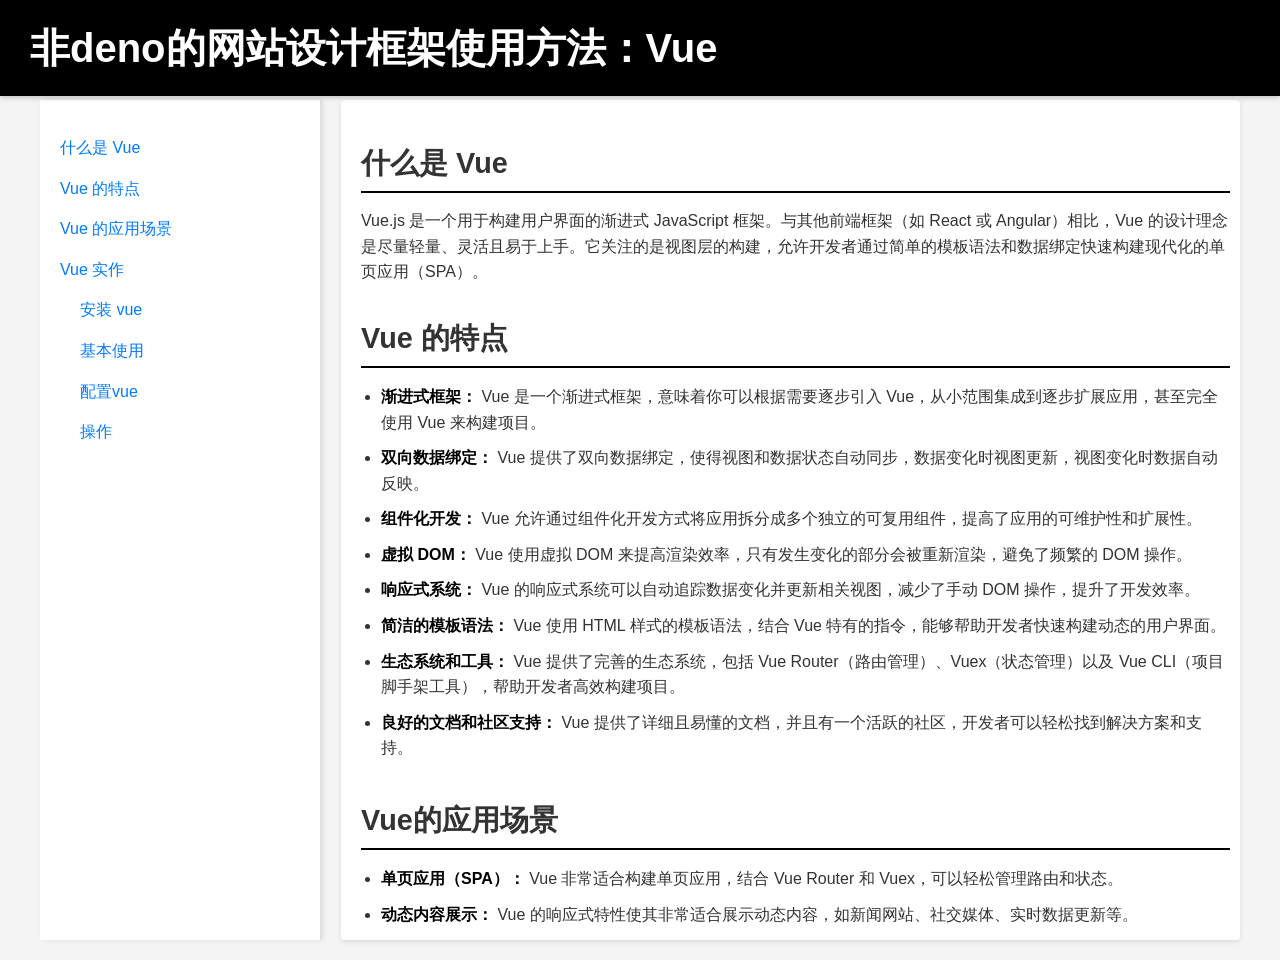
<file: midhw/vue.html>
<!DOCTYPE html>
<html lang="en">
<head>
    <meta charset="UTF-8">
    <meta name="viewport" content="width=device-width, initial-scale=1.0">
    <title>Vue</title>
    <link rel="stylesheet" href="style.css">
</head>
<body>
    <!-- 顶部导航栏 -->
    <div class="header">
        <h1>非deno的网站设计框架使用方法：Vue</h1>
    </div>

    <!-- 主内容容器 -->
    <div class="container">
        <!-- 左侧目录 -->
        <aside class="sidebar">
        <ul>
            <li><a href="#section1">什么是 Vue</a></li>
            <li><a href="#section2">Vue 的特点</a></li>
            <li><a href="#section3">Vue 的应用场景</a></li>
            <li>
                <a href="#section4">Vue 实作</a>
                <ul>
                    <li><a href="#section4_1">安装 vue</a></li>
                    <li><a href="#section4_2">基本使用</a></li>
                    <li><a href="#section4_3">配置vue</a></li>
                    <li><a href="#section4_4">操作</a></li>
                </ul>
            </li>
        </ul>
        </aside>

        <!-- 右侧主要内容 -->
        <main class="content">
            <section id="section1" class="section">
                <h2>什么是 Vue</h2>
                <p>Vue.js 是一个用于构建用户界面的渐进式 JavaScript 框架。与其他前端框架（如 React 或 Angular）相比，Vue 的设计理念是尽量轻量、灵活且易于上手。它关注的是视图层的构建，允许开发者通过简单的模板语法和数据绑定快速构建现代化的单页应用（SPA）。</p>
            </section>

            <section id="section2" class="section">
                <h2>Vue 的特点</h2>
                <ul>
                    <li>
                        <strong>渐进式框架：</strong> Vue 是一个渐进式框架，意味着你可以根据需要逐步引入 Vue，从小范围集成到逐步扩展应用，甚至完全使用 Vue 来构建项目。
                    </li>
                    <li>
                        <strong>双向数据绑定：</strong> Vue 提供了双向数据绑定，使得视图和数据状态自动同步，数据变化时视图更新，视图变化时数据自动反映。
                    </li>
                    <li>
                        <strong>组件化开发：</strong> Vue 允许通过组件化开发方式将应用拆分成多个独立的可复用组件，提高了应用的可维护性和扩展性。
                    </li>
                    <li>
                        <strong>虚拟 DOM：</strong> Vue 使用虚拟 DOM 来提高渲染效率，只有发生变化的部分会被重新渲染，避免了频繁的 DOM 操作。
                    </li>
                    <li>
                        <strong>响应式系统：</strong> Vue 的响应式系统可以自动追踪数据变化并更新相关视图，减少了手动 DOM 操作，提升了开发效率。
                    </li>
                    <li>
                        <strong>简洁的模板语法：</strong> Vue 使用 HTML 样式的模板语法，结合 Vue 特有的指令，能够帮助开发者快速构建动态的用户界面。
                    </li>
                    <li>
                        <strong>生态系统和工具：</strong> Vue 提供了完善的生态系统，包括 Vue Router（路由管理）、Vuex（状态管理）以及 Vue CLI（项目脚手架工具），帮助开发者高效构建项目。
                    </li>
                    <li>
                        <strong>良好的文档和社区支持：</strong> Vue 提供了详细且易懂的文档，并且有一个活跃的社区，开发者可以轻松找到解决方案和支持。
                    </li>
                </ul>
            </section>

            <section id="section3" class="section">
                <h2>Vue的应用场景</h2>
                <ul>
                    <li>
                        <strong>单页应用（SPA）：</strong> Vue 非常适合构建单页应用，结合 Vue Router 和 Vuex，可以轻松管理路由和状态。
                    </li>
                    <li>
                        <strong>动态内容展示：</strong> Vue 的响应式特性使其非常适合展示动态内容，如新闻网站、社交媒体、实时数据更新等。
                    </li>
                    <li>
                        <strong>后台管理系统：</strong> Vue 的组件化和响应式系统特别适合构建后台管理系统，尤其是在展示大量数据和交互时。
                    </li>
                    <li>
                        <strong>内容管理系统（CMS）：</strong> Vue 的组件化特性使其非常适合用于构建灵活、可扩展的内容管理系统。
                    </li>
                    <li>
                        <strong>移动端应用：</strong> Vue 结合 Vue Native 可以用于开发跨平台的移动应用，提供类似传统 Web 应用的开发体验。
                    </li>
                    <li>
                        <strong>实时应用：</strong> Vue 的响应式系统适合构建实时性要求高的应用，例如聊天应用、在线游戏等。
                    </li>
                </ul>
            </section>

            <section id="section4" class="section">
                <h2>Vue 实作</h2>
                <p>下面是一个 Vue 实作的简单案例，分步介绍 Vue 的安装、使用、配置和操作。</p>
            
                <section id="section4_1">
                    <h3>准备工作</h3>
                    <h3>1. 安装 Express</h3>
                    <p>首先，确保你已经安装了 Node.js。你可以通过运行以下命令来检查是否已经安装：</p>
                    <pre><code>
node -v
npm -v
                    </code></pre>
                    <p>如果没有安装 Node.js，可以从 <a href="https://nodejs.org/">Node.js官网</a> 下载并安装。</p>
            
                    <h4>1.1 在不同操作系统上安装 Express</h4>
                    <p>接下来，创建一个新的项目文件夹并进入该文件夹：</p>
                    <pre><code>
mkdir vue-express-app
cd vue-express-app
                    </code></pre>
                    <p>初始化一个新的 Node.js 项目：</p>
                    <pre><code>
npm init -y
                    </code></pre>
                    <p>安装 Express：</p>
                    <pre><code>
npm install express
                    </code></pre>
                    <p>安装完成后，Express 会作为依赖被添加到 <code>node_modules</code> 文件夹中。</p>
                </section>
            
                <section id="section4_2" class="section">
                    <h2>基本使用</h2>
                    <h3>2. 创建 Express 服务器</h3>
                    <p>在项目根目录下，创建一个新的文件 <code>server.js</code>，并编写如下代码：</p>
                    <pre><code>
const express = require('express');
const app = express();
const port = 3000;
            
app.get('/', (req, res) => {
    res.send('Hello from Express!');
});
            
app.listen(port, () => {
    console.log(`Server is running at http://localhost:${port}`);
});
                    </code></pre>
                    <p>然后运行服务器：</p>
                    <pre><code>
node server.js
                    </code></pre>
                    <p>在浏览器中访问 <a href="http://localhost:3000" target="_blank">http://localhost:3000</a>，你应该看到页面显示 <code>Hello from Express!</code>。</p>
                </section>
            
                <section id="section4_3" class="section">
                    <h2>3. 配置 Vue 项目</h2>
                    <p>接下来，我们将使用 Vue 来构建一个前端页面，并通过 Express 提供的接口与后端进行交互。</p>
                    
                    <h4>3.1 安装 Vue CLI</h4>
                    <p>如果你没有安装 Vue CLI，可以通过 npm 全局安装：</p>
                    <pre><code>
npm install -g @vue/cli
                    </code></pre>
                    <p>然后创建一个新的 Vue 项目：</p>
                    <pre><code>
vue create frontend
                    </code></pre>
                    <p>按照提示选择默认配置或自定义配置。</p>
            
                    <h4>3.2 启动 Vue 项目</h4>
                    <p>进入 Vue 项目目录：</p>
                    <pre><code>
cd frontend
                    </code></pre>
                    <p>然后启动 Vue 项目的开发服务器：</p>
                    <pre><code>
npm run serve
                    </code></pre>
                    <p>在浏览器中访问 <a href="http://localhost:8080" target="_blank">http://localhost:8080</a>，你应该能够看到 Vue 项目的默认页面。</p>
                </section>
            
                <section id="section4_4" class="section">
                    <h2>4.操作</h2>
                    <h3>配置 Vue 与 Express 通信</h3>
                    <p>接下来，我们将让 Vue 前端与 Express 后端进行交互。</p>
            
                    <h4>4.1 修改 Vue 项目</h4>
                    <p>打开 Vue 项目的 <code>src/App.vue</code> 文件，修改其中的内容以添加与后端的交互：</p>
                    <pre><code>
&lt;template&gt;
&lt;div id="app"&gt;
    &lt;h1&gt;{{ message }}&lt;/h1&gt;
        &lt;/div&gt;
    &lt;/template&gt;
                      
    &lt;script&gt;
        export default {
            name: 'App',
            data() {
                return {
                    message: ''
                };
            },
            mounted() {
                fetch('http://localhost:3000')
                .then(response =&gt; response.text())
                .then(data =&gt; {
                    this.message = data;
                });
            }
            };
    &lt;/script&gt;
                      
                    </code></pre>
            
                    <h4>4.2 重新启动 Vue 开发服务器</h4>
                    <p>如果 Vue 项目的开发服务器已停止，重新启动它：</p>
                    <pre><code>
npm run serve
                    </code></pre>
                    <p>访问 <a href="http://localhost:8080" target="_blank">http://localhost:8080</a>，你应该看到页面显示 <code>Hello from Express!</code>。</p>

                    <h4>4.3 配置 Express 提供 Vue 编译后的静态文件</h4>
                    <p>为了让 Express 提供 Vue 编译后的静态文件，我们需要将 Vue 项目构建成生产版本，然后配置 Express 进行服务。</p>
            
                    <h5>4.3.1 构建生产版本</h5>
                    <p>在 Vue 项目中，运行以下命令来生成生产版本的文件：</p>
                    <pre><code>
npm run build
                    </code></pre>
                    <p>这将在 <code>dist</code> 文件夹中生成生产版本的文件。</p>
            
                    <h5>4.3.2 修改 Express 配置</h5>
                    <p>返回到 <code>server.js</code> 文件，修改代码以提供 Vue 编译后的静态文件：</p>
                    <pre><code>
const express = require('express');
const path = require('path');
const app = express();
const port = 3000;
            
app.use(express.static(path.join(__dirname, 'frontend', 'dist')));
            
app.get('*', (req, res) => {
    res.sendFile(path.join(__dirname, 'frontend', 'dist', 'index.html'));
});
            
app.listen(port, () => {
    console.log(`Server is running at http://localhost:${port}`);
});
                    </code></pre>
            
                    <h5>4.3.3 启动 Express 服务器</h5>
                    <p>运行 Express 服务器：</p>
                    <pre><code>
node server.js
                    </code></pre>
                    <p>访问 <a href="http://localhost:3000" target="_blank">http://localhost:3000</a>，你应该能看到 Vue 编译后的页面。</p>
                </section>
            </section>            
        </main>
    </div>
</body>
</html>
</file>
<file: midhw/style.css>
/* 全局样式 */
body {
    margin: 0;
    font-family: Arial, sans-serif;
    line-height: 1.6;
    background-color: #f4f4f4;
    color: #333;
}

/* 顶部导航栏 */
.header {
    position: fixed;
    top: 0;
    left: 0;
    width: 100%;
    background-color: #000;
    color: #fff;
    padding: 20px 30px;
    box-shadow: 0 2px 5px rgba(0, 0, 0, 0.2);
    z-index: 1000;
    box-sizing: border-box;
}

.header h1 {
    margin: 0;
    font-size: 2.5em;
    line-height: 1.4;
}

/* 页面主容器 */
.container {
    display: flex;
    margin: 100px auto 20px; /* 为了避开固定导航栏 */
    max-width: 1200px;
    padding: 0 20px;
}

/* 左侧目录 */
.sidebar {
    flex: 1;
    max-width: 250px;
    background-color: #fff;
    border-right: 1px solid #ddd;
    padding: 20px;
    box-shadow: 2px 0 5px rgba(0, 0, 0, 0.1);
    position: sticky;
    top: 100px;
    height: calc(100vh - 100px); /* 高度保持一致 */
    overflow-y: auto; /* 目录内容滚动 */
    padding-right: 10px; /* 为了防止滚动条遮挡内容 */
}

/* 目录列表样式 */
.sidebar ul {
    list-style: none;
    padding: 0;
    margin: 0;
}

/* 目录项 */
.sidebar ul li {
    margin: 15px 0;
}

/* 目录链接 */
.sidebar ul li a {
    text-decoration: none;
    color: #007bff;
    font-size: 1em;
    transition: color 0.3s;
}

.sidebar ul li a:hover {
    color: #0056b3;
}

/* 为左侧目录中的嵌套子目录设置缩进 */
.sidebar ul ul {
    padding-left: 20px; /* 给嵌套的目录项添加左侧留白 */
}

/* 右侧内容 */
.content {
    flex: 3;
    background-color: #fff;
    padding: 20px;
    margin-left: 20px;
    box-shadow: 0 2px 5px rgba(0, 0, 0, 0.1);
    border-radius: 4px;
    overflow-y: auto; /* 使内容区域可以滚动 */
    max-height: calc(100vh - 100px); /* 保持与目录同步的高度 */
    padding-right: 10px; /* 给内容部分留出滚动条空间 */
}

/* 右侧内容的标题 */
.content h2 {
    margin-top: 20px;
    font-size: 1.8em;
}

/* 右侧内容的段落 */
.content p {
    margin: 10px 0;
}

/* 滚动条样式（可选） */
.sidebar::-webkit-scrollbar {
    width: 8px;
}

.sidebar::-webkit-scrollbar-thumb {
    background-color: darkgrey;
    border-radius: 10px;
}

/* 页面内链接目标定位 */
.section {
    padding-top: 60px; /* 为了避开固定导航栏 */
    margin-top: -60px;
}

h2 {
    font-size: 24px;
    color: #333;
    margin-bottom: 15px;
    border-bottom: 2px solid #000;
    padding-bottom: 5px;
  }
  
  ul {
    list-style-type: disc;
    padding-left: 20px;
  }
  
  ul li {
    margin-bottom: 10px;
    line-height: 1.6;
  }
  
  ul li strong {
    color: #000;
    font-weight: bold;
  }
  pre {
    background-color: #f4f4f4; /* 背景色设置为灰色 */
    border: 1px solid #ddd; /* 边框颜色 */
    padding: 20px; /* 内部留白 */
    margin: 20px 0; /* 上下留白 */
    overflow-x: auto; /* 防止代码溢出时隐藏 */
    width: calc(100% - 40px); /* 设置代码块宽度，减去左右的内边距 */
    box-sizing: border-box; /* 确保宽度计算时包括内边距 */
    margin-left: auto; /* 自动设置左边距 */
    margin-right: auto; /* 自动设置右边距 */
    border-radius: 10px; /* 圆角效果 */
}

code {
    display: block; /* 使 code 标签显示为块级元素 */
    white-space: pre-wrap; /* 允许长行文字换行 */
    word-wrap: break-word; /* 强制在单词边界处换行 */
    font-size: 1.2em; /* 增大代码字体大小 */
}
</file>
